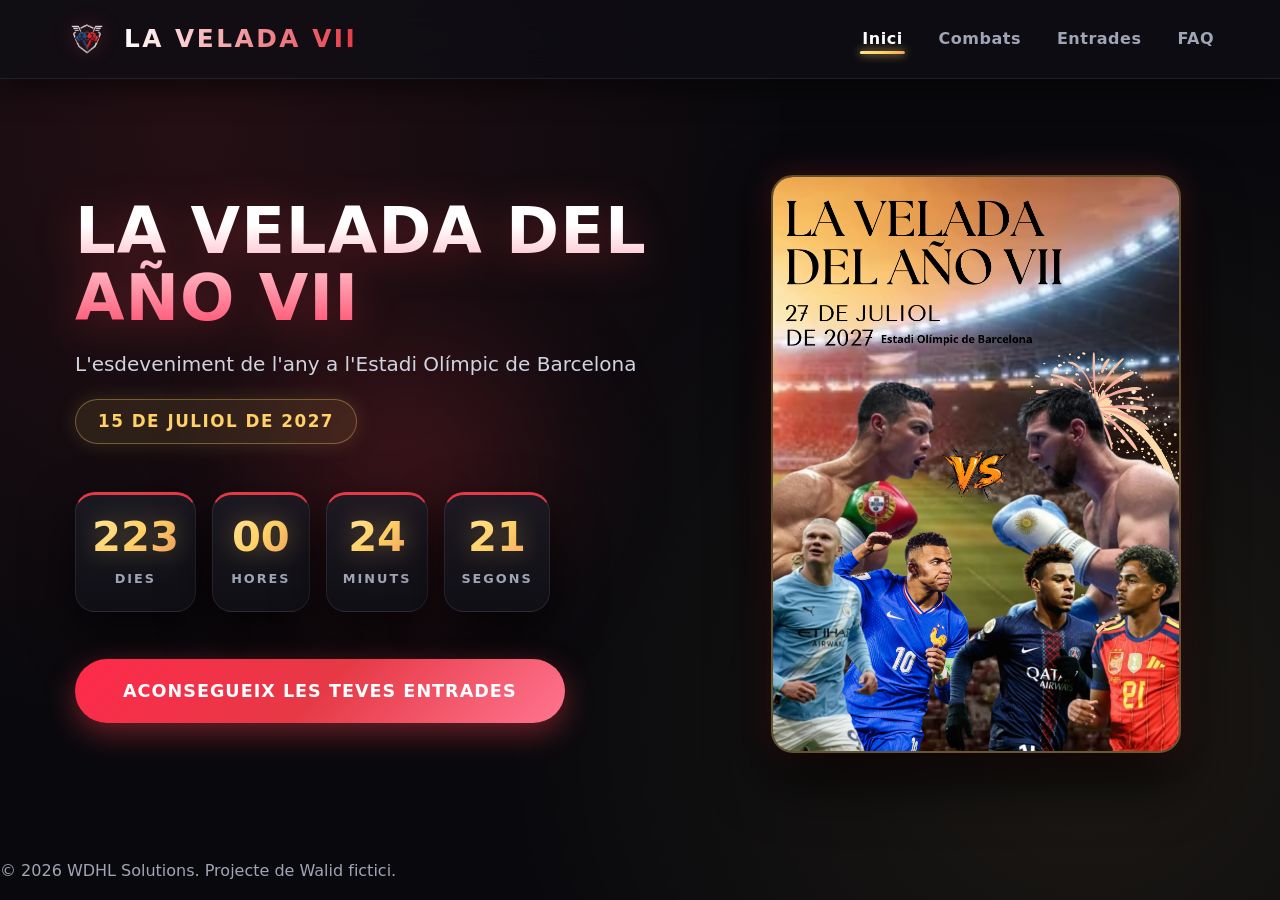
<file: index.html>
<!DOCTYPE html>
<html lang="ca">
<head>
  <meta charset="UTF-8">
  <meta name="viewport" content="width=device-width, initial-scale=1.0">
  <title>La Velada del Año - Inici</title>
  <link rel="stylesheet" href="css/styles.css">
  <style>
    .hero-split {
      display: grid;
      grid-template-columns: 1.15fr 0.85fr;
      align-items: center;
      gap: 50px;
      padding: 40px 10px 60px;
      position: relative;
    }

    .hero-split::before {
      content: '';
      position: absolute;
      top: 50%;
      left: 30%;
      transform: translate(-50%, -50%);
      width: 500px;
      height: 320px;
      background: radial-gradient(circle, rgba(230, 57, 70, 0.22) 0%, transparent 70%);
      filter: blur(45px);
      z-index: -1;
      pointer-events: none;
    }

    .hero-info {
      text-align: left;
    }

    .hero-info h1 {
      font-size: 4rem;
      font-weight: 900;
      line-height: 1.05;
      letter-spacing: 1px;
      text-transform: uppercase;
      background: linear-gradient(180deg, #FFFFFF 20%, #FF4D6D 100%);
      -webkit-background-clip: text;
      -webkit-text-fill-color: transparent;
      filter: drop-shadow(0 6px 20px rgba(230, 57, 70, 0.35));
      margin-bottom: 1rem;
    }

    .hero-info .subtitle {
      font-size: 1.25rem;
      color: #D0D4E0;
      margin-bottom: 1.2rem;
    }

    .hero-info .date {
      display: inline-block;
      padding: 8px 22px;
      border-radius: 50px;
      background: rgba(255, 209, 102, 0.1);
      border: 1px solid rgba(255, 209, 102, 0.35);
      color: var(--accent-gold);
      font-weight: 800;
      font-size: 1.05rem;
      letter-spacing: 1.5px;
      text-transform: uppercase;
      box-shadow: 0 0 20px rgba(255, 209, 102, 0.15);
    }

    .hero-info .countdown-container {
      justify-content: flex-start;
      gap: 16px;
      margin: 32px 0;
    }

    .hero-info .time-card {
      min-width: 98px;
      padding: 20px 16px;
    }

    .hero-info .time-card span {
      font-size: 2.6rem;
    }

    .poster-wrapper {
      display: flex;
      justify-content: center;
      align-items: center;
      position: relative;
    }

    .poster-wrapper::after {
      content: '';
      position: absolute;
      inset: 10%;
      background: radial-gradient(circle, rgba(255, 209, 102, 0.25) 0%, rgba(230, 57, 70, 0.2) 50%, transparent 75%);
      filter: blur(30px);
      z-index: -1;
    }

    .event-poster {
      width: 100%;
      max-width: 410px;
      height: auto;
      border-radius: 22px;
      border: 2px solid rgba(255, 209, 102, 0.35);
      box-shadow: 0 25px 60px rgba(0, 0, 0, 0.85), 0 0 30px rgba(230, 57, 70, 0.25);
      transition: transform 0.4s cubic-bezier(0.16, 1, 0.3, 1), box-shadow 0.4s ease;
      object-fit: cover;
    }

    .event-poster:hover {
      transform: translateY(-8px) scale(1.02);
      border-color: var(--accent-gold);
      box-shadow: 0 30px 70px rgba(0, 0, 0, 0.9), 0 0 40px rgba(255, 209, 102, 0.35);
    }

    @media (max-width: 920px) {
      .hero-split {
        grid-template-columns: 1fr;
        text-align: center;
        gap: 40px;
        padding-top: 20px;
      }

      .hero-info {
        text-align: center;
      }

      .hero-info h1 {
        font-size: 3rem;
      }

      .hero-info .countdown-container {
        justify-content: center;
      }

      .event-poster {
        max-width: 340px;
      }
    }
  </style>
</head>
<body>
  <header>
    <div class="logo">
      <img src="img/LOGOVELADA.png" alt="Logo La Velada VII" class="logo-img">
      <span class="logo-text">LA VELADA VII</span>
    </div>
    <nav>
      <ul>
        <li><a href="index.html" class="active">Inici</a></li>
        <li><a href="combats.html">Combats</a></li>
        <li><a href="entrades.html">Entrades</a></li>
        <li><a href="faq.html">FAQ</a></li>
      </ul>
    </nav>
  </header>

  <main>
    <section class="hero-split">
      <div class="hero-info">
        <h1>LA VELADA DEL AÑO VII</h1>
        <p class="subtitle">L'esdeveniment de l'any a l'Estadi Olímpic de Barcelona</p>
        <p class="date">15 de Juliol de 2027</p>
        
        <div id="countdown" class="countdown-container">
          <div class="time-card"><span id="days">00</span><label>Dies</label></div>
          <div class="time-card"><span id="hours">00</span><label>Hores</label></div>
          <div class="time-card"><span id="minutes">00</span><label>Minuts</label></div>
          <div class="time-card"><span id="seconds">00</span><label>Segons</label></div>
        </div>
      
        <a href="entrades.html" class="btn-primary">Aconsegueix les teves entrades</a>
      </div>

      <div class="poster-wrapper">
        <img src="img/Poster de La Velada del año VII.png" alt="Pòster Oficial La Velada del Año VII" class="event-poster">
      </div>
    </section>
  </main>

  <footer>
    <p>&copy; 2026 WDHL Solutions. Projecte de Walid fictici.</p>
  </footer>

  <script src="js/main.js"></script>
</body>
</html>
</file>
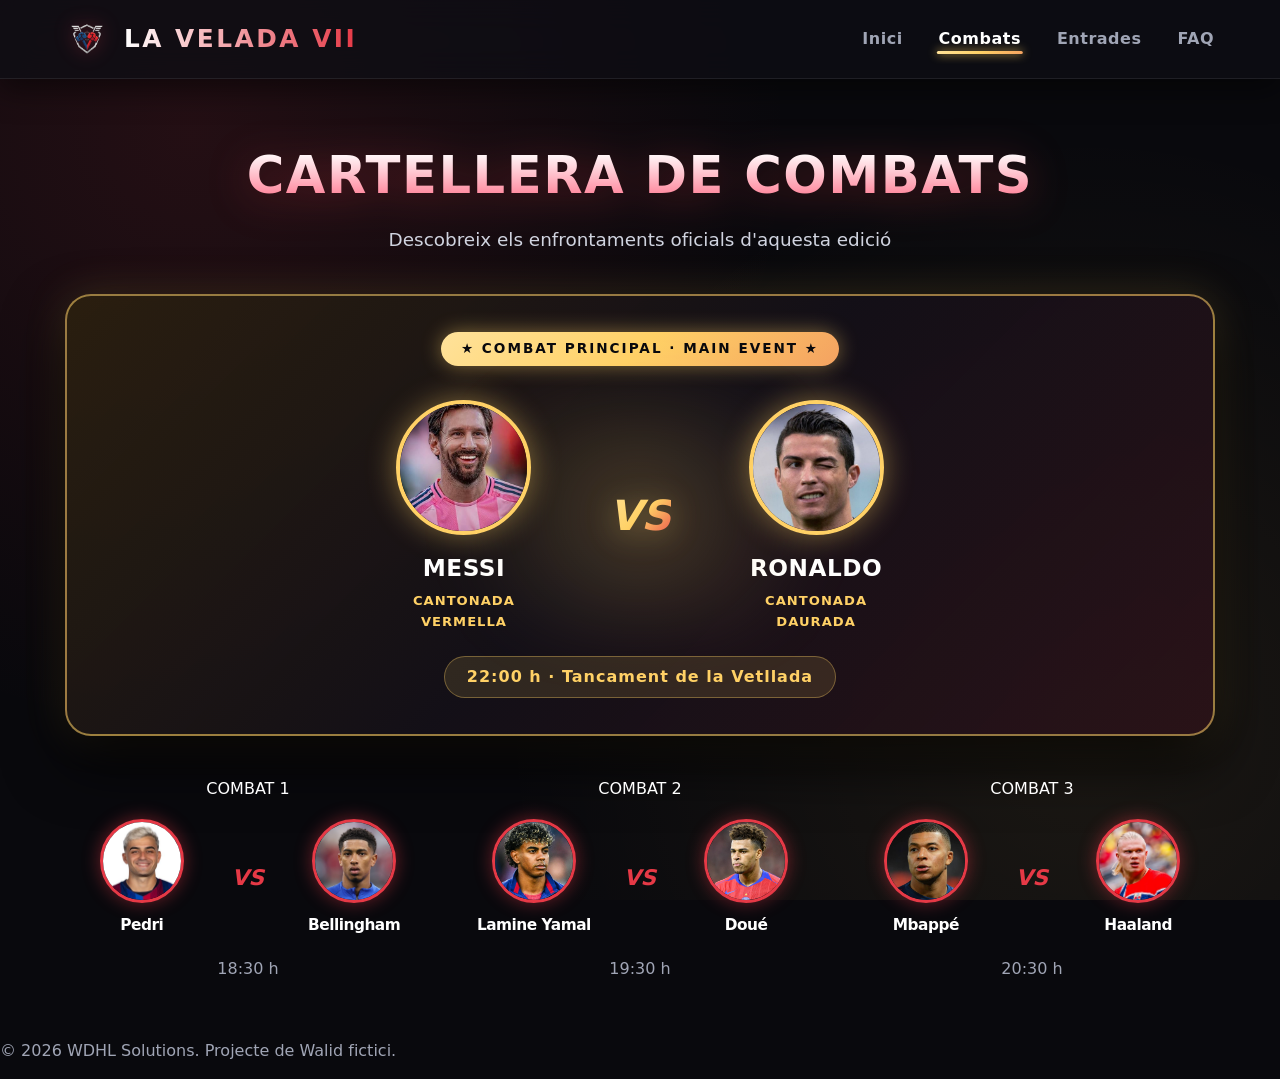
<file: combats.html>
<!DOCTYPE html>
<html lang="ca">
<head>
  <meta charset="UTF-8">
  <meta name="viewport" content="width=device-width, initial-scale=1.0">
  <title>La Velada del Año - Combats</title>
  <link rel="stylesheet" href="css/styles.css">
  <style>
    .combats-header {
      text-align: center;
      margin-bottom: 40px;
    }

    .combats-header h2 {
      font-size: 3.2rem;
      font-weight: 900;
      text-transform: uppercase;
      letter-spacing: 1.5px;
      background: linear-gradient(180deg, #FFFFFF 20%, #FF4D6D 100%);
      -webkit-background-clip: text;
      -webkit-text-fill-color: transparent;
      filter: drop-shadow(0 6px 20px rgba(230, 57, 70, 0.35));
      margin-bottom: 0.5rem;
    }

    .combats-header .subtitle {
      font-size: 1.15rem;
      color: #D0D4E0;
    }

    .main-event-banner {
      background: linear-gradient(135deg, rgba(45, 34, 15, 0.85) 0%, rgba(20, 16, 24, 0.96) 50%, rgba(45, 18, 25, 0.85) 100%);
      border: 2px solid rgba(255, 209, 102, 0.55);
      border-radius: 26px;
      padding: 36px 30px;
      margin-bottom: 40px;
      text-align: center;
      position: relative;
      overflow: hidden;
      box-shadow: 0 25px 60px rgba(0, 0, 0, 0.85), 0 0 40px rgba(255, 209, 102, 0.18);
      transition: transform 0.35s ease, box-shadow 0.35s ease;
    }

    .main-event-banner:hover {
      transform: translateY(-6px);
      border-color: var(--accent-gold);
      box-shadow: 0 30px 70px rgba(0, 0, 0, 0.9), 0 0 50px rgba(255, 209, 102, 0.3);
    }

    .main-event-banner::before {
      content: '';
      position: absolute;
      top: 50%;
      left: 50%;
      transform: translate(-50%, -50%);
      width: 450px;
      height: 220px;
      background: radial-gradient(circle, rgba(255, 209, 102, 0.22) 0%, transparent 70%);
      filter: blur(35px);
      pointer-events: none;
    }

    .main-badge {
      display: inline-block;
      background: linear-gradient(135deg, #FFE29A 0%, #FFD166 50%, #F4A261 100%);
      color: #09090D;
      font-size: 0.85rem;
      font-weight: 900;
      letter-spacing: 2px;
      text-transform: uppercase;
      padding: 6px 20px;
      border-radius: 50px;
      box-shadow: 0 0 20px rgba(255, 209, 102, 0.45);
      margin-bottom: 24px;
    }

    .main-matchup {
      display: flex;
      align-items: center;
      justify-content: center;
      gap: 55px;
      margin: 10px 0 24px;
      flex-wrap: wrap;
    }

    .main-fighter {
      display: flex;
      flex-direction: column;
      align-items: center;
      width: 180px;
    }

    .main-fighter img {
      width: 135px;
      height: 135px;
      border-radius: 50%;
      object-fit: cover;
      border: 4px solid var(--accent-gold);
      box-shadow: 0 0 30px rgba(255, 209, 102, 0.45);
      transition: transform 0.35s ease;
    }

    .main-event-banner:hover .main-fighter img {
      transform: scale(1.07);
    }

    .main-fighter h3 {
      font-size: 1.45rem;
      font-weight: 900;
      color: #FFFFFF;
      margin-top: 14px;
      margin-bottom: 4px;
      text-transform: uppercase;
      letter-spacing: 0.5px;
    }

    .main-fighter span {
      font-size: 0.82rem;
      color: var(--accent-gold);
      font-weight: 700;
      letter-spacing: 1px;
      text-transform: uppercase;
    }

    .main-vs {
      font-size: 2.6rem;
      font-weight: 900;
      font-style: italic;
      background: linear-gradient(135deg, #FFE29A 0%, #FFD166 50%, #E63946 100%);
      -webkit-background-clip: text;
      -webkit-text-fill-color: transparent;
      filter: drop-shadow(0 4px 15px rgba(255, 209, 102, 0.4));
    }

    .main-time {
      display: inline-block;
      padding: 7px 22px;
      border-radius: 50px;
      background: rgba(255, 209, 102, 0.12);
      border: 1px solid rgba(255, 209, 102, 0.35);
      color: var(--accent-gold);
      font-weight: 800;
      font-size: 1rem;
      letter-spacing: 1px;
      margin-bottom: 0;
    }

    .undercard-grid {
      display: grid;
      grid-template-columns: repeat(3, 1fr);
      gap: 26px;
    }

    .matchup {
      display: flex;
      flex-direction: row;
      align-items: center;
      justify-content: space-between;
      margin: 18px 0;
      width: 100%;
    }

    .fighter-box {
      display: flex;
      flex-direction: column;
      align-items: center;
      width: 42%;
    }

    .fighter-avatar {
      width: 84px;
      height: 84px;
      border-radius: 50%;
      object-fit: cover;
      border: 3px solid var(--primary-red);
      box-shadow: 0 0 18px rgba(230, 57, 70, 0.45);
      display: block;
    }

    .fighter-box h3 {
      font-size: 0.96rem;
      text-align: center;
      color: #FFFFFF;
      margin-top: 10px;
      margin-bottom: 0;
      white-space: nowrap;
    }

    .vs {
      font-weight: 900;
      font-size: 1.35rem;
      font-style: italic;
      color: var(--primary-red);
    }

    @media (max-width: 920px) {
      .undercard-grid {
        grid-template-columns: 1fr;
      }
      .main-matchup {
        gap: 20px;
      }
      .main-fighter {
        width: 130px;
      }
      .main-fighter img {
        width: 105px;
        height: 105px;
      }
      .main-fighter h3 {
        font-size: 1.15rem;
      }
    }
  </style>
</head>
<body>
  <header>
    <div class="logo">
      <img src="img/LOGOVELADA.png" alt="Logo La Velada VII" class="logo-img">
      <span class="logo-text">LA VELADA VII</span>
    </div>
    <nav>
      <ul>
        <li><a href="index.html">Inici</a></li>
        <li><a href="combats.html" class="active">Combats</a></li>
        <li><a href="entrades.html">Entrades</a></li>
        <li><a href="faq.html">FAQ</a></li>
      </ul>
    </nav>
  </header>

  <main>
    <section class="combats-container">
      <div class="combats-header">
        <h2>Cartellera de Combats</h2>
        <p class="subtitle">Descobreix els enfrontaments oficials d'aquesta edició</p>
      </div>

      <article class="main-event-banner combat-card">
        <span class="main-badge">★ Combat Principal · Main Event ★</span>
        <div class="main-matchup">
          <div class="main-fighter">
            <img src="img/Messi.jpg" alt="Messi">
            <h3>Messi</h3>
            <span>Cantonada Vermella</span>
          </div>
          <span class="main-vs">VS</span>
          <div class="main-fighter">
            <img src="img/Ronaldo.jpg" alt="Ronaldo">
            <h3>Ronaldo</h3>
            <span>Cantonada Daurada</span>
          </div>
        </div>
        <p class="main-time">22:00 h · Tancament de la Vetllada</p>
      </article>

      <div class="undercard-grid">
        <article class="combat-card">
          <span class="combat-num">COMBAT 1</span>
          <div class="matchup">
            <div class="fighter-box">
              <img src="img/Pedri.jpg" alt="Pedri" class="fighter-avatar">
              <h3>Pedri</h3>
            </div>
            <span class="vs">VS</span>
            <div class="fighter-box">
              <img src="img/Bellingham.jpg" alt="Bellingham" class="fighter-avatar">
              <h3>Bellingham</h3>
            </div>
          </div>
          <p class="combat-time">18:30 h</p>
        </article>

        <article class="combat-card">
          <span class="combat-num">COMBAT 2</span>
          <div class="matchup">
            <div class="fighter-box">
              <img src="img/Lamine.webp" alt="Lamine Yamal" class="fighter-avatar">
              <h3>Lamine Yamal</h3>
            </div>
            <span class="vs">VS</span>
            <div class="fighter-box">
              <img src="img/Doué.jpg" alt="Doué" class="fighter-avatar">
              <h3>Doué</h3>
            </div>
          </div>
          <p class="combat-time">19:30 h</p>
        </article>

        <article class="combat-card">
          <span class="combat-num">COMBAT 3</span>
          <div class="matchup">
            <div class="fighter-box">
              <img src="img/mbappe.jpg" alt="Mbappé" class="fighter-avatar">
              <h3>Mbappé</h3>
            </div>
            <span class="vs">VS</span>
            <div class="fighter-box">
              <img src="img/Haaland.jpg" alt="Haaland" class="fighter-avatar">
              <h3>Haaland</h3>
            </div>
          </div>
          <p class="combat-time">20:30 h</p>
        </article>
      </div>
    </section>
  </main>

  <footer>
    <p>&copy; 2026 WDHL Solutions. Projecte de Walid fictici.</p>
  </footer>

  <script src="js/main.js"></script>
</body>
</html>
</file>
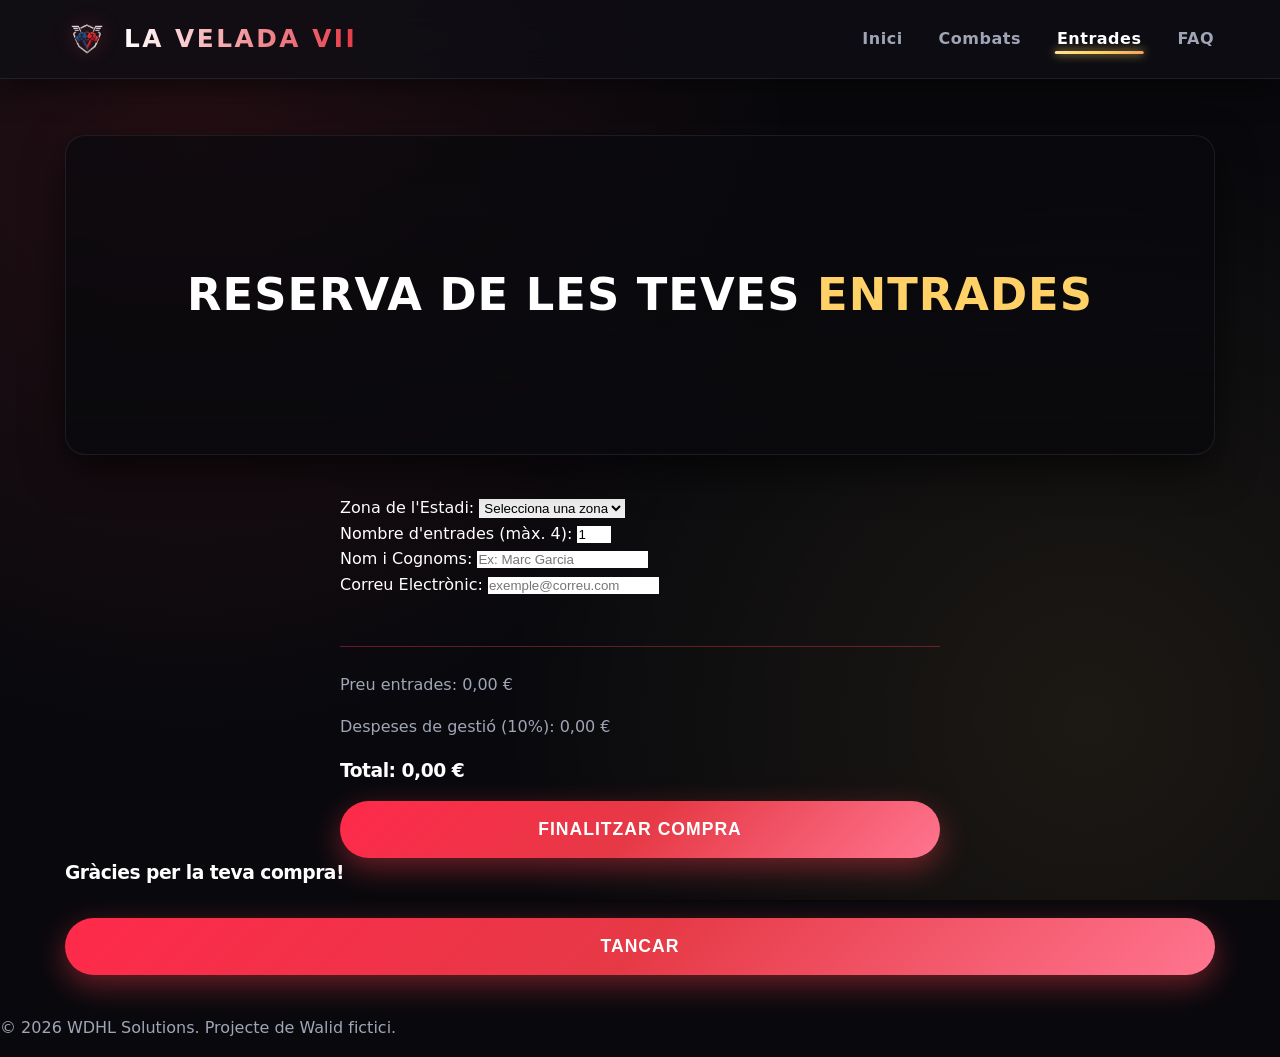
<file: entrades.html>
<!DOCTYPE html>
<html lang="ca">
<head>
  <meta charset="UTF-8">
  <meta name="viewport" content="width=device-width, initial-scale=1.0">
  <title>La Velada del Año - Reserva d'Entrades</title>
  <link rel="stylesheet" href="css/styles.css">
  <style>
    .hero-section {
      position: relative;
      height: 320px;
      background: linear-gradient(rgba(9, 9, 13, 0.72), rgba(9, 9, 13, 0.85)), url('https://images.unsplash.com/photo-1540747913346-19e32dc3e97e?auto=format&fit=crop&w=1400&q=80') center/cover no-repeat;
      border-radius: 20px;
      margin-bottom: 40px;
      display: flex;
      align-items: center;
      justify-content: center;
      border: 1px solid rgba(255, 255, 255, 0.08);
      box-shadow: 0 15px 40px rgba(0, 0, 0, 0.6);
      padding: 20px;
    }
    .hero-section h1 {
      color: #FFFFFF;
      font-size: 2.8rem;
      text-align: center;
      text-transform: uppercase;
      letter-spacing: 1px;
    }
    .highlight-text {
      color: var(--accent-gold);
    }
    .form-box {
      max-width: 600px;
      margin: 0 auto;
    }
    .form-group input, .form-group select {
      border: 1px solid rgba(255, 255, 255, 0.12);
    }
    .section-divider {
      width: 100%;
      height: 1px;
      background: rgba(230, 57, 70, 0.4);
      margin: 25px 0;
    }
    .btn-primary {
      width: 100%;
    }
    #email-status {
      display: block;
      margin-top: 6px;
      font-size: 0.85rem;
      font-weight: 600;
      min-height: 18px;
    }
  </style>
</head>
<body>
  <header>
    <div class="logo">
      <img src="img/LOGOVELADA.png" alt="Logo La Velada VII" class="logo-img">
      <span class="logo-text">LA VELADA VII</span>
    </div>
    <nav>
      <ul>
        <li><a href="index.html">Inici</a></li>
        <li><a href="combats.html">Combats</a></li>
        <li><a href="entrades.html" class="active">Entrades</a></li>
        <li><a href="faq.html">FAQ</a></li>
      </ul>
    </nav>
  </header>

  <main class="container">
    <section class="hero-section">
      <h1>Reserva de les teves <span class="highlight-text">Entrades</span></h1>
    </section>

    <form id="ticket-form" class="form-box">
      <div class="form-group">
        <label for="zone">Zona de l'Estadi:</label>
        <select id="zone" name="zone" required>
          <option value="" disabled selected>Selecciona una zona</option>
          <option value="50">Grada Alta (50 €)</option>
          <option value="80">Grada Baixa (80 €)</option>
          <option value="120">Pista / Ring (120 €)</option>
        </select>
      </div>

      <div class="form-group">
        <label for="tickets">Nombre d'entrades (màx. 4):</label>
        <input type="number" id="tickets" name="tickets" min="1" max="4" value="1" required>
      </div>

      <div class="form-group">
        <label for="fullname">Nom i Cognoms:</label>
        <input type="text" id="fullname" name="fullname" placeholder="Ex: Marc Garcia" required>
      </div>

      <div class="form-group">
        <label for="email">Correu Electrònic:</label>
        <input type="email" id="email" name="email" placeholder="exemple@correu.com" required>
        <small id="email-status"></small>
      </div>

      <div class="section-divider"></div>

      <div class="price-calculator">
        <p>Preu entrades: <span id="subtotal">0,00</span> €</p>
        <p>Despeses de gestió (10%): <span id="fees">0,00</span> €</p>
        <h3>Total: <span id="total-price">0,00</span> €</h3>
      </div>

      <button type="submit" class="btn-primary">Finalitzar Compra</button>
    </form>

    <div id="confirmation-msg" class="modal hidden">
      <div class="modal-content">
        <h3>Gràcies per la teva compra!</h3>
        <p id="summary-text"></p>
        <button id="close-btn" class="btn-primary">Tancar</button>
      </div>
    </div>
  </main>

  <footer>
    <p>&copy; 2026 WDHL Solutions. Projecte de Walid fictici.</p>
  </footer>

  <script src="js/main.js"></script>
</body>
</html>
</file>
<file: css/styles.css>
:root {
  --primary-red: #E63946;
  --primary-red-glow: rgba(230, 57, 70, 0.45);
  --bg-dark: #09090D;
  --card-bg: #14141C;
  --card-hover: #1B1B26;
  --accent-gold: #FFD166;
  --accent-gold-glow: rgba(255, 209, 102, 0.35);
  --text-main: #FFFFFF;
  --text-muted: #A0A5B5;
  --gradient-fire: linear-gradient(135deg, #FF2A4B 0%, #E63946 50%, #FF758F 100%);
  --gradient-gold: linear-gradient(135deg, #FFE29A 0%, #FFD166 50%, #F4A261 100%);
  --gradient-surface: linear-gradient(180deg, rgba(28, 28, 38, 0.8) 0%, rgba(16, 16, 22, 0.95) 100%);
  --shadow-deep: 0 20px 50px rgba(0, 0, 0, 0.75);
}

* {
  box-sizing: border-box;
  margin: 0;
  padding: 0;
}

body {
  background-color: var(--bg-dark);
  background-image: 
    radial-gradient(circle at 15% 15%, rgba(230, 57, 70, 0.12) 0%, transparent 45%),
    radial-gradient(circle at 85% 80%, rgba(255, 209, 102, 0.08) 0%, transparent 45%);
  background-attachment: fixed;
  color: var(--text-main);
  font-family: 'Segoe UI', system-ui, -apple-system, sans-serif;
  display: flex;
  flex-direction: column;
  min-height: 100vh;
  line-height: 1.6;
  padding-top: 95px;
  overflow-x: hidden;
}

h1, h2, h3 {
  font-weight: 800;
  letter-spacing: -0.5px;
}

h2 {
  font-size: 2.6rem;
  text-transform: uppercase;
  letter-spacing: 2px;
  background: var(--gradient-fire);
  -webkit-background-clip: text;
  -webkit-text-fill-color: transparent;
  margin-bottom: 0.5rem;
}

p {
  color: var(--text-muted);
  margin-bottom: 1rem;
}

header, #main-header {
  display: flex;
  justify-content: space-between;
  align-items: center;
  padding: 16px 5%;
  background: rgba(14, 14, 20, 0.75);
  backdrop-filter: blur(16px);
  -webkit-backdrop-filter: blur(16px);
  border-bottom: 1px solid rgba(255, 255, 255, 0.08);
  box-shadow: 0 10px 30px rgba(0, 0, 0, 0.5);
  position: fixed;
  width: 100%;
  top: 0;
  left: 0;
  z-index: 1000;
}

.logo {
  display: flex;
  align-items: center;
  gap: 14px;
  transition: transform 0.3s ease;
}

.logo:hover {
  transform: scale(1.03);
}

.logo-img, .logo img {
  width: 46px;
  height: 46px;
  object-fit: contain;
  filter: drop-shadow(0 0 10px var(--primary-red-glow));
}

.logo-text, .logo span {
  font-size: 1.55rem;
  font-weight: 900;
  letter-spacing: 2.5px;
  text-transform: uppercase;
  background: linear-gradient(90deg, #FFFFFF 0%, #E63946 100%);
  -webkit-background-clip: text;
  -webkit-text-fill-color: transparent;
}

nav ul {
  display: flex;
  list-style: none;
  gap: 32px;
}

nav a {
  color: var(--text-muted);
  text-decoration: none;
  font-weight: 600;
  font-size: 1rem;
  letter-spacing: 0.5px;
  position: relative;
  padding: 6px 2px;
  transition: color 0.3s ease;
}

nav a::after {
  content: '';
  position: absolute;
  bottom: 0;
  left: 50%;
  transform: translateX(-50%);
  width: 0;
  height: 3px;
  border-radius: 2px;
  background: var(--gradient-gold);
  box-shadow: 0 0 10px var(--accent-gold);
  transition: width 0.3s cubic-bezier(0.25, 0.8, 0.25, 1);
}

nav a:hover {
  color: #FFFFFF;
}

nav a:hover::after, nav a.active::after {
  width: 100%;
}

nav a.active {
  color: #FFFFFF;
}

main, .main-container, .container {
  max-width: 1200px;
  width: 100%;
  margin: 40px auto;
  padding: 0 25px;
  flex: 1;
}

.hero {
  text-align: center;
  padding: 70px 20px 60px;
  position: relative;
}

.hero::before {
  content: '';
  position: absolute;
  top: 50%;
  left: 50%;
  transform: translate(-50%, -50%);
  width: 550px;
  height: 300px;
  background: radial-gradient(circle, rgba(230, 57, 70, 0.22) 0%, transparent 70%);
  filter: blur(40px);
  z-index: -1;
  pointer-events: none;
}

.hero h1 {
  font-size: 4.6rem;
  font-weight: 900;
  letter-spacing: 1px;
  text-transform: uppercase;
  background: linear-gradient(180deg, #FFFFFF 20%, #FF4D6D 100%);
  -webkit-background-clip: text;
  -webkit-text-fill-color: transparent;
  filter: drop-shadow(0 6px 20px rgba(230, 57, 70, 0.35));
  margin-bottom: 1rem;
}

.hero .subtitle {
  font-size: 1.35rem;
  color: #D0D4E0;
  max-width: 650px;
  margin: 0 auto 1.2rem;
}

.hero .date {
  display: inline-block;
  padding: 8px 22px;
  border-radius: 50px;
  background: rgba(255, 209, 102, 0.1);
  border: 1px solid rgba(255, 209, 102, 0.35);
  color: var(--accent-gold);
  font-weight: 800;
  font-size: 1.1rem;
  letter-spacing: 1.5px;
  text-transform: uppercase;
  box-shadow: 0 0 20px rgba(255, 209, 102, 0.15);
}

.countdown-container {
  display: flex;
  justify-content: center;
  gap: 22px;
  margin: 45px 0;
  flex-wrap: wrap;
}

.time-card {
  background: var(--gradient-surface);
  padding: 26px 22px;
  border-radius: 20px;
  min-width: 120px;
  text-align: center;
  border: 1px solid rgba(255, 255, 255, 0.08);
  border-top: 3px solid var(--primary-red);
  box-shadow: var(--shadow-deep);
  transition: all 0.35s cubic-bezier(0.16, 1, 0.3, 1);
  position: relative;
  overflow: hidden;
}

.time-card:hover {
  transform: translateY(-8px) scale(1.03);
  border-color: rgba(230, 57, 70, 0.5);
  box-shadow: 0 15px 35px rgba(230, 57, 70, 0.25);
}

.time-card span {
  display: block;
  font-size: 3.2rem;
  font-weight: 900;
  background: var(--gradient-gold);
  -webkit-background-clip: text;
  -webkit-text-fill-color: transparent;
  filter: drop-shadow(0 0 12px var(--accent-gold-glow));
  line-height: 1.05;
  margin-bottom: 6px;
}

.time-card label {
  font-size: 0.8rem;
  font-weight: 700;
  color: var(--text-muted);
  text-transform: uppercase;
  letter-spacing: 2px;
}

.btn-primary {
  background: var(--gradient-fire);
  color: #FFFFFF;
  border: none;
  padding: 18px 48px;
  border-radius: 50px;
  cursor: pointer;
  font-weight: 800;
  font-size: 1.1rem;
  letter-spacing: 1px;
  text-transform: uppercase;
  text-decoration: none;
  display: inline-block;
  position: relative;
  overflow: hidden;
  transition: all 0.3s ease;
  box-shadow: 0 10px 30px var(--primary-red-glow);
  margin-top: 15px;
}

.btn-primary::before {
  content: '';
  position: absolute;
  top: 0;
  left: -100%;
  width: 60%;
  height: 100%;
  background: linear-gradient(90deg, transparent, rgba(255, 255, 255, 0.35), transparent);
  transform: skewX(-25deg);
  transition: left 0.6s ease;
}

.btn-primary:hover {
  transform: translateY(-4px) scale(1.03);
  box-shadow: 0 16px 40px rgba(230, 57, 70, 0.65);
}

.btn-primary:hover::before {
  left: 140%;
}

.combats-container {
  text-align: center;
}

.combats-
</file>
